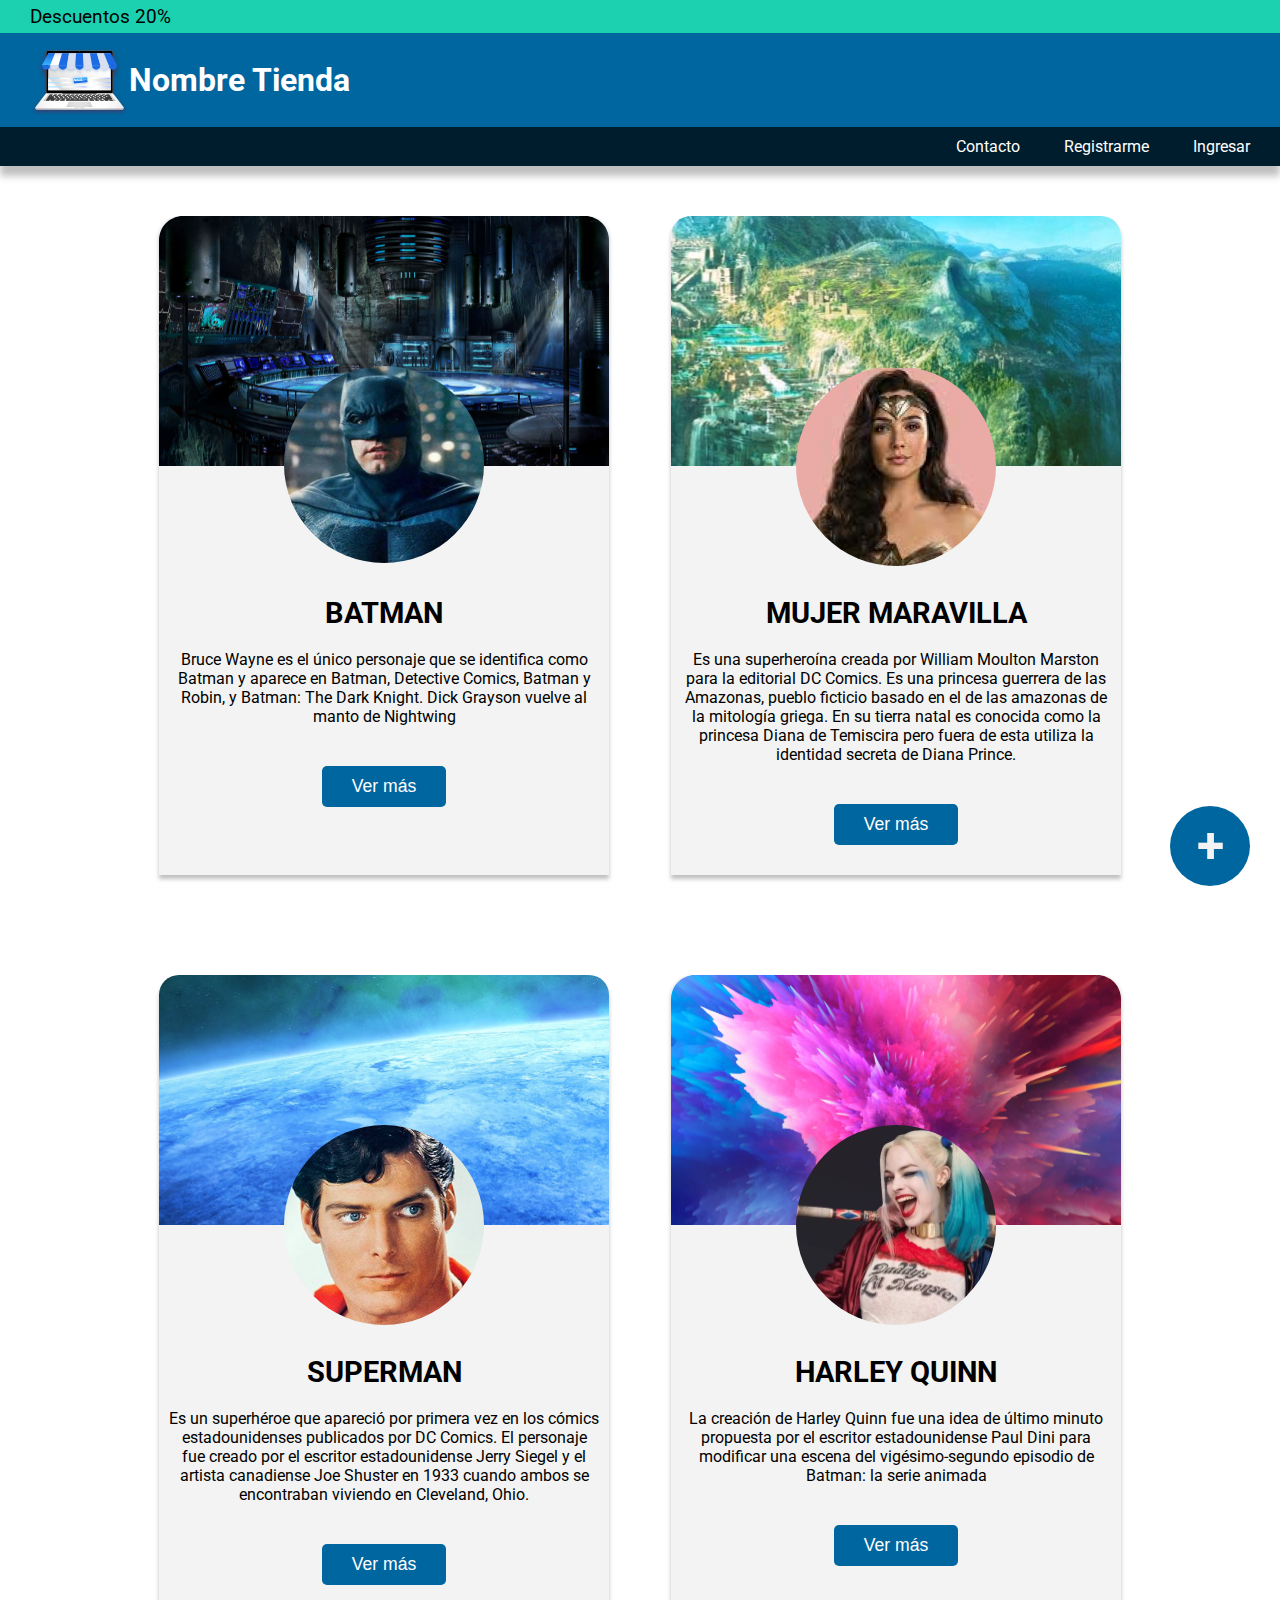
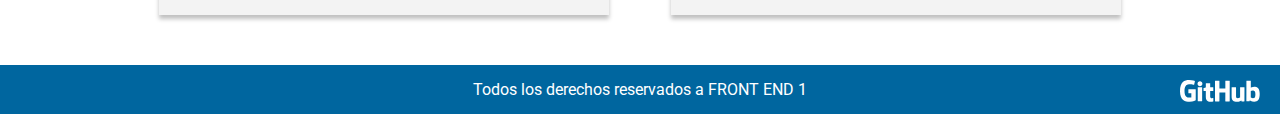
<file: index.html>
<!DOCTYPE html>
<html lang="es">
    <head>
        <meta charset="UTF-8" />
        <meta http-equiv="X-UA-Compatible" content="IE=edge" />
        <meta name="viewport" content="width=device-width, initial-scale=1.0" />
        <link
            rel="stylesheet"
            href="https://cdnjs.cloudflare.com/ajax/libs/font-awesome/6.1.2/css/all.min.css"
            integrity="sha512-1sCRPdkRXhBV2PBLUdRb4tMg1w2YPf37qatUFeS7zlBy7jJI8Lf4VHwWfZZfpXtYSLy85pkm9GaYVYMfw5BC1A=="
            crossorigin="anonymous"
            referrerpolicy="no-referrer"
        />
        <link rel="stylesheet" href="css/style.css" />
        <title>Súper Héroes</title>
    </head>

    <body>
        <header>
            <div class="descuento">
                <p>Descuentos 20%</p>
            </div>
            <div class="logo">
                <a href="index.html">
                    <img src="./img/Logo.svg" alt="logo" />
                    <h1>Nombre Tienda</h1>
                </a>
            </div>
            <nav>
                <a href="#">Contacto</a>
                <a href="formulario.html">Registrarme</a>
                <a href="#">Ingresar</a>
            </nav>
        </header>
        <main>
            <div class="btnCirculo">
                <p>+</p>
            </div>
            <section class="container">
                <!--  card -->
                <article class="card">
                    <i class="fa-solid fa-heart"></i>
                    <div class="background bgBatman">
                        <img src="img/fotoBatman.svg" alt="batman" />
                    </div>
                    <h2>batman</h2>
                    <p>
                        Bruce Wayne es el único personaje que se identifica como Batman y
                        aparece en Batman, Detective Comics, Batman y Robin, y Batman: The
                        Dark Knight. Dick Grayson vuelve al manto de Nightwing
                    </p>
                    <div>
                        <button>Ver más</button>
                    </div>
                </article>
                <!--  card -->
                <article class="card">
                    <i class="fa-solid fa-heart"></i>
                    <div class="background bgWwonderWoman">
                        <img src="img/fotoWonderWoman.png" alt="wonderwoman" />
                    </div>
                    <h2>mujer maravilla</h2>
                    <p>
                        Es una superheroína creada por William Moulton Marston para la
                        editorial DC Comics. Es una princesa guerrera de las Amazonas,
                        pueblo ficticio basado en el de las amazonas de la mitología
                        griega. En su tierra natal es conocida como la princesa Diana de
                        Temiscira pero fuera de esta utiliza la identidad secreta de Diana
                        Prince.
                    </p>
                    <div>
                        <button>Ver más</button>
                    </div>
                </article>
                <!--  card -->
                <article class="card">
                    <i class="fa-solid fa-heart"></i>
                    <div class="background bgSuperman">
                        <img src="img/fotoSuperman.png" alt="superman" />
                    </div>
                    <h2>superman</h2>
                    <p>
                        Es un superhéroe que apareció por primera vez en los cómics
                        estadounidenses publicados por DC Comics. ​El personaje fue creado
                        por el escritor estadounidense Jerry Siegel y el artista
                        canadiense Joe Shuster en 1933 cuando ambos se encontraban
                        viviendo en Cleveland, Ohio.
                    </p>
                    <div>
                        <button>Ver más</button>
                    </div>
                </article>
                <!--  card -->
                <article class="cardHarley card">
                    <i class="fa-solid fa-heart"></i>
                    <div class="background bgHarley">
                        <img src="img/fotoHarley.svg" alt="Harley Quinn" />
                    </div>
                    <h2>harley quinn</h2>
                    <p>
                        La creación de Harley Quinn fue una idea de último minuto
                        propuesta por el escritor estadounidense Paul Dini para modificar
                        una escena del vigésimo-segundo episodio de Batman: la serie
                        animada
                    </p>
                    <div>
                        <button>Ver más</button>
                    </div>
                </article>
            </section>
        </main>

        <footer>
            <p>Todos los derechos reservados a FRONT END 1</p>
            <img src="img/github.svg" alt="GitHub" />
        </footer>
    </body>
</html>
</file>
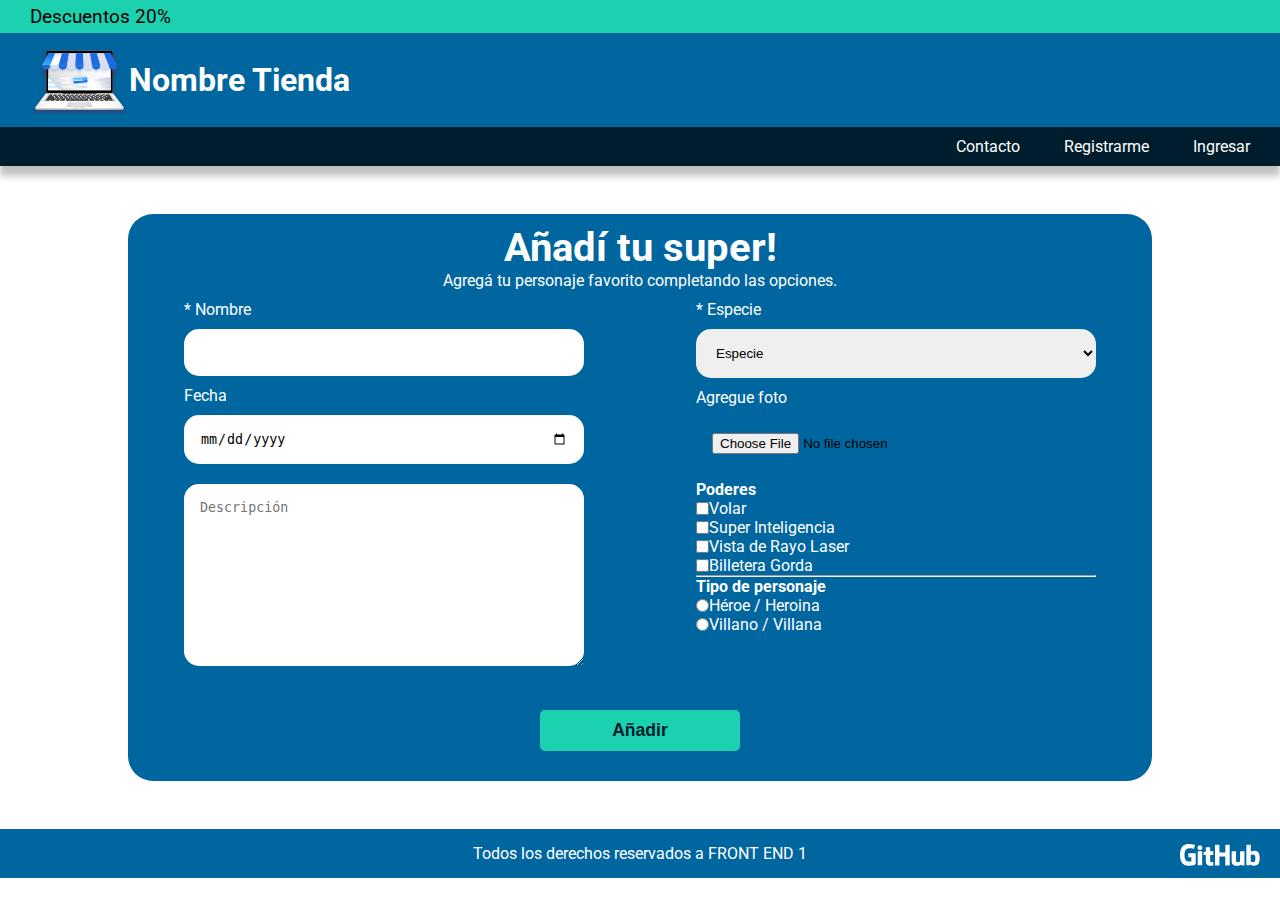
<file: formulario.html>
<!DOCTYPE html>
<html lang="es">
    <head>
        <meta charset="UTF-8" />
        <meta http-equiv="X-UA-Compatible" content="IE=edge" />
        <meta name="viewport" content="width=device-width, initial-scale=1.0" />
        <link
            rel="stylesheet"
            href="https://cdnjs.cloudflare.com/ajax/libs/font-awesome/6.1.2/css/all.min.css"
            integrity="sha512-1sCRPdkRXhBV2PBLUdRb4tMg1w2YPf37qatUFeS7zlBy7jJI8Lf4VHwWfZZfpXtYSLy85pkm9GaYVYMfw5BC1A=="
            crossorigin="anonymous"
            referrerpolicy="no-referrer"
        />
        <link rel="stylesheet" href="css/style.css" />
        <title>Ejercicio Libre Batman</title>
    </head>

    <body>
        <header>
            <div class="descuento">
                <p>Descuentos 20%</p>
            </div>
            <div class="logo">
                <a href="index.html">
                    <img src="./img/Logo.svg" alt="logo" />
                    <h1>Nombre Tienda</h1>
                </a>
            </div>
            <nav>
                <a href="#">Contacto</a>
                <a href="formulario.html">Registrarme</a>
                <a href="#">Ingresar</a>
            </nav>
        </header>
        <main>
            <div class="containerForm">
                <h2>Añadí tu super!</h2>
                <p>Agregá tu personaje favorito completando las opciones.</p>
                <form action="#" method="post">
                    <div class="cuestionario">
                        <!-- bloque izquierda -->
                        <div class="izquierda">
                            <div class="bloque">
                                <label for="name" value>* Nombre</label>
                                <input type="text" name="Nombre" id="name" />
                            </div>
                            <div class="bloque">
                                <label for="fecha" value>Fecha</label>
                                <input type="date" name="Fecha" id="fecha" />
                            </div>
                            <textarea
                                class="bloque"
                                name="Descripcion"
                                id="descripcion"
                                cols="30"
                                rows="10"
                                placeholder="Descripción"
                            ></textarea>
                        </div>
                        <!-- fin bloque izquierda -->

                        <!-- bloque derecha -->
                        <div class="derecha">
                            <div class="bloque">
                                <label for="especie" value>* Especie</label>
                                <select name="especie" id="especie">
                                    <option value="especie">Especie</option>
                                </select>
                            </div>
                            <div class="bloque">
                                <label for="archivo" value>Agregue foto</label>
                                <input type="file" name="Archivo" id="archivo" />
                            </div>
                            <h4>Poderes</h4>
                            <div class="">
                                <div class="inputCheckbox">
                                    <input
                                        type="checkbox"
                                        name="poderes"
                                        value="volar"
                                        id="volar"
                                    />
                                    <label for="volar">Volar</label>
                                </div>

                                <div class="inputCheckbox">
                                    <input
                                        type="checkbox"
                                        name="poderes"
                                        value="inteligencia"
                                        id="inteligencia"
                                    />
                                    <label for="inteligencia">Super Inteligencia</label>
                                </div>
                                <div class="inputCheckbox">
                                    <input
                                        type="checkbox"
                                        name="poderes"
                                        value="laser"
                                        id="laser"
                                    />
                                    <label for="laser">Vista de Rayo Laser</label>
                                </div>
                                <div class="inputCheckbox">
                                    <input
                                        type="checkbox"
                                        name="poderes"
                                        value="billetera"
                                        id="billetera"
                                    />
                                    <label for="billetera">Billetera Gorda</label>
                                </div>
                            </div>
                            <hr />
                            <div class="">
                                <h4>Tipo de personaje</h4>
                                <div class="inputCheckbox">
                                    <input
                                        type="radio"
                                        name="tipo"
                                        value="heroeHeroina"
                                        id="heroeHeroina"
                                    />
                                    <label for="heroeHeroina">Héroe / Heroina</label>
                                </div>
                                <div class="inputCheckbox">
                                    <input
                                        type="radio"
                                        name="tipo"
                                        value="villanoVillana"
                                        id="villanoVillana"
                                    />
                                    <label for="villanoVillana">Villano / Villana</label>
                                </div>
                            </div>
                        </div>
                        <!-- fin bloque derecha -->
                    </div>
                    <button class="buttonForm" type="submit">Añadir</button>
                </form>
            </div>
        </main>

        <footer>
            <p>Todos los derechos reservados a FRONT END 1</p>
            <img src="img/github.svg" alt="GitHub" />
        </footer>
    </body>
</html>
</file>
<file: css/style.css>
/* https://www.figma.com/file/9XZ12ORXQuvMNg3ydKQtFo/Formulario-ll */
@import url('https://fonts.googleapis.com/css2?family=Roboto:wght@400;700&display=swap');

* {
    box-sizing: border-box;
    margin: 0;
    padding: 0;
}
body {
    font-family: 'Roboto', sans-serif;
}

/* HEADER */
header {
    /* position: sticky; */
    top: 0px;
    z-index: 1;
}
header .descuento p {
    background: #1cd1b0;
    font-size: 1.2rem;
    padding: 5px 30px;
}
header .logo {
    align-items: center;
    background: #00669f;
    color: #ffffff;
    display: flex;
    justify-content: space-between;
    padding: 10px 30px;
}
header .logo a {
    align-items: center;
    color: #ffffff;
    display: flex;
    text-decoration: none;
}
header nav {
    background-color: #001d2d;
    box-shadow: 0px 10px 7px rgba(0, 0, 0, 0.25);
    padding: 10px;
    text-align: end;
}
header nav a {
    color: #ffffff;
    padding: 0px 20px;
    text-decoration: none;
}
header nav a:hover {
    font-weight: bold;
}

/* MAIN */
/* BTNCIRCULO */
main .btnCirculo {
    align-items: center;
    background-color: #00669f;
    border-radius: 50%;
    color: #f3f3f3;
    display: flex;
    font-size: 50px;
    font-weight: bold;
    height: 80px;
    justify-content: center;
    margin-top: 50%;
    position: absolute;
    right: 30px;
    width: 80px;
}
main .btnCirculo:hover {
    background-color: #001d2d;
    font-size: 60px;
}

/* CONTAINER */
.container {
    display: flex;
    flex-wrap: wrap;
    justify-content: space-around;
    margin: auto;
    width: 80%;
}

/* CARD */
.card {
    background-color: #f3f3f3;
    border-radius: 20px 20px 0px 0px;
    box-shadow: 0px 4px 4px rgba(0, 0, 0, 0.25);
    display: flex;
    flex-direction: column;
    margin: 50px 20px;
    text-align: center;
    width: 450px;
}
.container .card i {
    color: #cc2424;
    font-size: 30px;
    padding: 30px;
    position: absolute;
}
.container .card .background {
    background-size: cover;
    border-radius: 20px 20px 0px 0px;
    height: 250px;
}
.bgBatman {
    background-image: url('../img/fondoBatman.svg');
}
.bgHarley {
    background-image: url('../img/fondoHarley.svg');
}
.bgSuperman {
    background-image: url('../img/fondoSuperman.svg');
}
.bgWwonderWoman {
    background-image: url('../img/fondoWonderWoman.svg');
}
.container .card img {
    border-radius: 50%;
    margin-top: 150px;
    width: 200px;
}
.container .card h2 {
    font-size: 1.8rem;
    font-weight: bold;
    margin-top: 120px;
    padding: 10px;
    text-transform: uppercase;
}
.container .card p {
    padding: 10px;
}
main {
    display: flex;
    justify-content: center;
}
/* formulario.html */
/* CONTAINERFORM */
main .containerForm {
    display: flex;
    justify-content: center;
    text-align: center;
    flex-direction: column;
    background-color: #00669f;
    margin: 3rem;
    border-radius: 25px;
    width: 80vw;
}
main .cuestionario .izquierda,
main .cuestionario .derecha {
    width: 25rem;
}
main .containerForm h2 {
    font-size: 2.5rem;
    color: #ffffff;
    padding-top: 10px;
}
main .containerForm p {
    font-size: 1rem;
    color: #ffffff;
    padding-bottom: 10px;
}
main .containerForm form .cuestionario {
    display: flex;
    /* flex-direction: row; */
    /* justify-content: center; */
    justify-content: space-around;
}
main .containerForm form .cuestionario .bloque label,
h4 {
    display: block;
    color: #ffffff;
    text-align: left;
}
main .containerForm form .cuestionario .bloque input,
select,
textarea {
    padding: 1rem;
    border-radius: 15px;
    margin: 10px 0px;
    border: none;
    width: 100%;
}
main .containerForm form .cuestionario .inputCheckbox {
    /* border: 3px solid red; */
    display: flex;
    justify-content: left;
    margin-right: 10px;
    color: #ffffff;
}

/* BOTON */
button {
    background-color: #00669f;
    border: none;
    border-radius: 5px;
    color: #ffffff;
    cursor: pointer;
    font-size: 1.1rem;
    margin: 30px 0px;
    padding: 10px 30px;
}
.buttonForm {
    background-color: #1cd1b0;
    width: 200px;
    color: #001d2d;
    font-weight: bold;
}
button:hover,
.buttonForm:hover {
    background-color: #001d2d;
    color: #ffffff;
}

/* FOOTER */
footer {
    background-color: #00669f;
    color: #ffffff;
    display: flex;
    justify-content: center;
    padding: 15px 20px;
    text-align: center;
}
footer img {
    position: absolute;
    right: 20px;
    /* width: 100px; */
    width: 80px;
}

/* MDIAQUERIES */
@media (max-width: 768px) {
    header {
        position: relative;
    }
    .container .cardHarley {
        display: none;
    }
    footer {
        align-items: center;
        flex-direction: column;
    }
    footer img {
        display: flex;
        margin: 10px 0px;
        position: relative;
    }
    main .cuestionario {
        display: flex;
        flex-direction: column;
        padding: 5px;
        align-items: center;
    }
}

@media (max-width: 375px) {
    header h1 {
        font-size: 1.8rem;
    }
}
</file>
